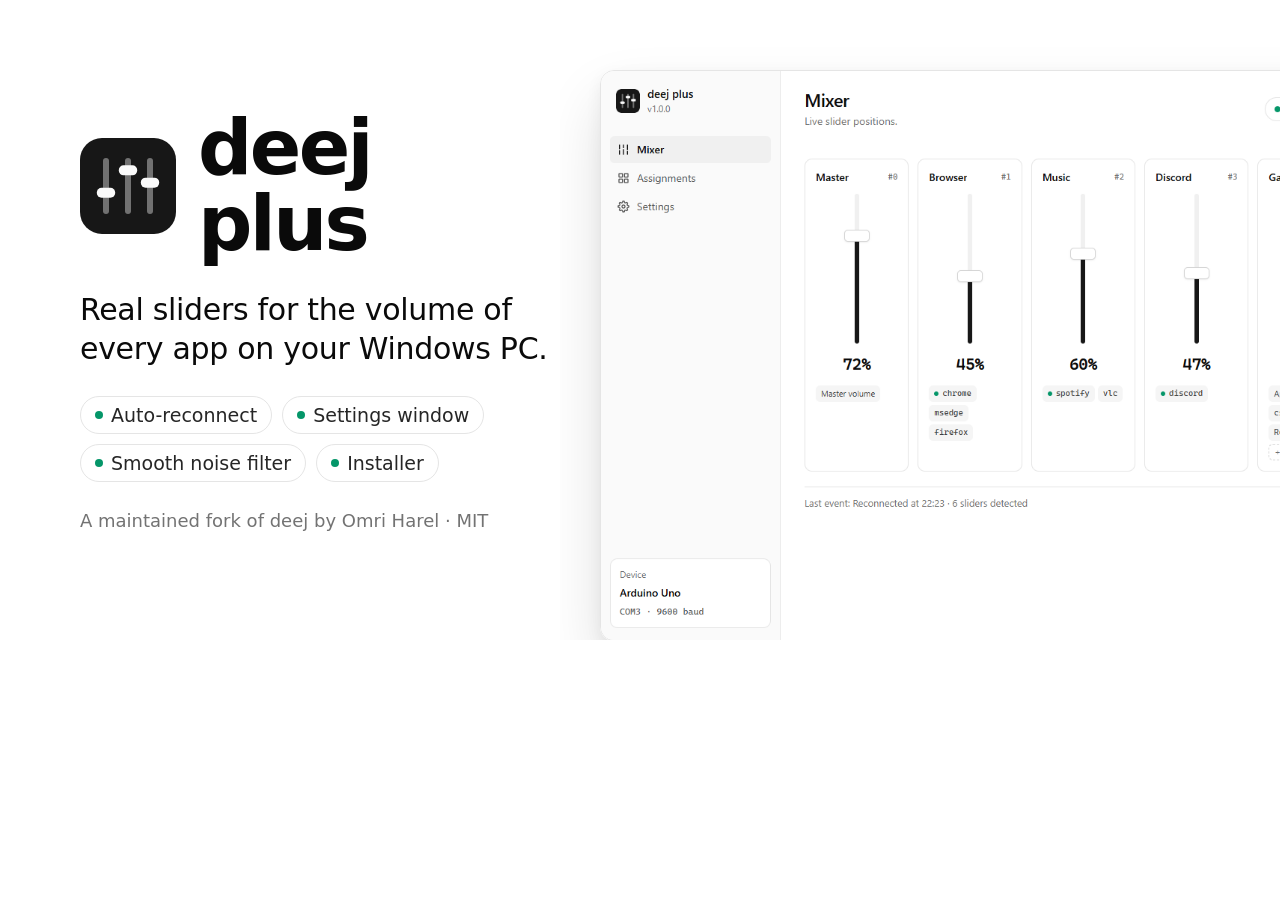
<file: tools/social-preview/index.html>
<!doctype html>
<!--
  Source of docs/images/social-preview.png, the image GitHub shows when the repo link is shared.
  Render it at 1280x640, e.g.:
    playwright-cli open tools/social-preview/index.html
    playwright-cli resize 1280 640
    playwright-cli screenshot --filename=docs/images/social-preview.png
  then upload it in the repo's Settings -> General -> Social preview.
-->
<html lang="en">
<head>
<meta charset="utf-8">
<title>deej plus · social preview</title>
<style>
  :root {
    --background: #ffffff;
    --foreground: #0a0a0a;
    --muted: #f5f5f5;
    --muted-foreground: #737373;
    --border: #e5e5e5;
    --primary: #171717;
    --live: #059669;
  }
  * { box-sizing: border-box; }
  html, body { margin: 0; }
  body {
    width: 1280px; height: 640px; overflow: hidden;
    background: var(--background); color: var(--foreground);
    font-family: "Geist", "Segoe UI Variable Display", "Segoe UI", system-ui, sans-serif;
    display: grid; grid-template-columns: 560px 1fr; align-items: center;
  }
  .copy { padding: 0 0 0 80px; display: flex; flex-direction: column; gap: 28px; }
  .brand { display: flex; align-items: center; gap: 22px; }
  .brand svg { width: 96px; height: 96px; flex: none; }
  h1 { margin: 0; font-size: 76px; font-weight: 650; letter-spacing: -0.035em; line-height: 1; }
  .tagline { margin: 0; font-size: 30px; line-height: 1.3; font-weight: 500; letter-spacing: -0.01em; }
  .features { margin: 0; padding: 0; list-style: none; display: flex; flex-wrap: wrap; gap: 10px; }
  .features li {
    display: inline-flex; align-items: center; gap: 8px;
    height: 38px; padding: 0 14px; border: 1px solid var(--border); border-radius: 999px;
    font-size: 19px; font-weight: 500; color: #262626;
  }
  .features li::before { content: ""; width: 8px; height: 8px; border-radius: 999px; background: var(--live); }
  .credit { margin: 0; font-size: 18px; color: var(--muted-foreground); }

  .shot {
    position: relative; height: 640px; overflow: hidden;
  }
  .shot img {
    position: absolute; left: 40px; top: 70px; width: 900px;
    border: 1px solid var(--border); border-radius: 14px;
    box-shadow: 0 30px 60px rgba(0, 0, 0, .12), 0 6px 16px rgba(0, 0, 0, .06);
  }
</style>
</head>
<body>
  <div class="copy">
    <div class="brand">
      <svg viewBox="0 0 24 24" aria-hidden="true"><rect width="24" height="24" rx="5.5" fill="#171717"/><g fill="#fafafa"><rect x="5.75" y="5" width="1.5" height="14" rx=".75" opacity=".4"/><rect x="11.25" y="5" width="1.5" height="14" rx=".75" opacity=".4"/><rect x="16.75" y="5" width="1.5" height="14" rx=".75" opacity=".4"/><rect x="4.2" y="12.43" width="4.6" height="2.5" rx="1.2"/><rect x="9.7" y="6.83" width="4.6" height="2.5" rx="1.2"/><rect x="15.2" y="9.91" width="4.6" height="2.5" rx="1.2"/></g></svg>
      <h1>deej plus</h1>
    </div>
    <p class="tagline">Real sliders for the volume of every app on your Windows PC.</p>
    <ul class="features">
      <li>Auto-reconnect</li>
      <li>Settings window</li>
      <li>Smooth noise filter</li>
      <li>Installer</li>
    </ul>
    <p class="credit">A maintained fork of deej by Omri Harel · MIT</p>
  </div>
  <div class="shot"><img src="../../docs/images/mixer.png" alt=""></div>
</body>
</html>
</file>
